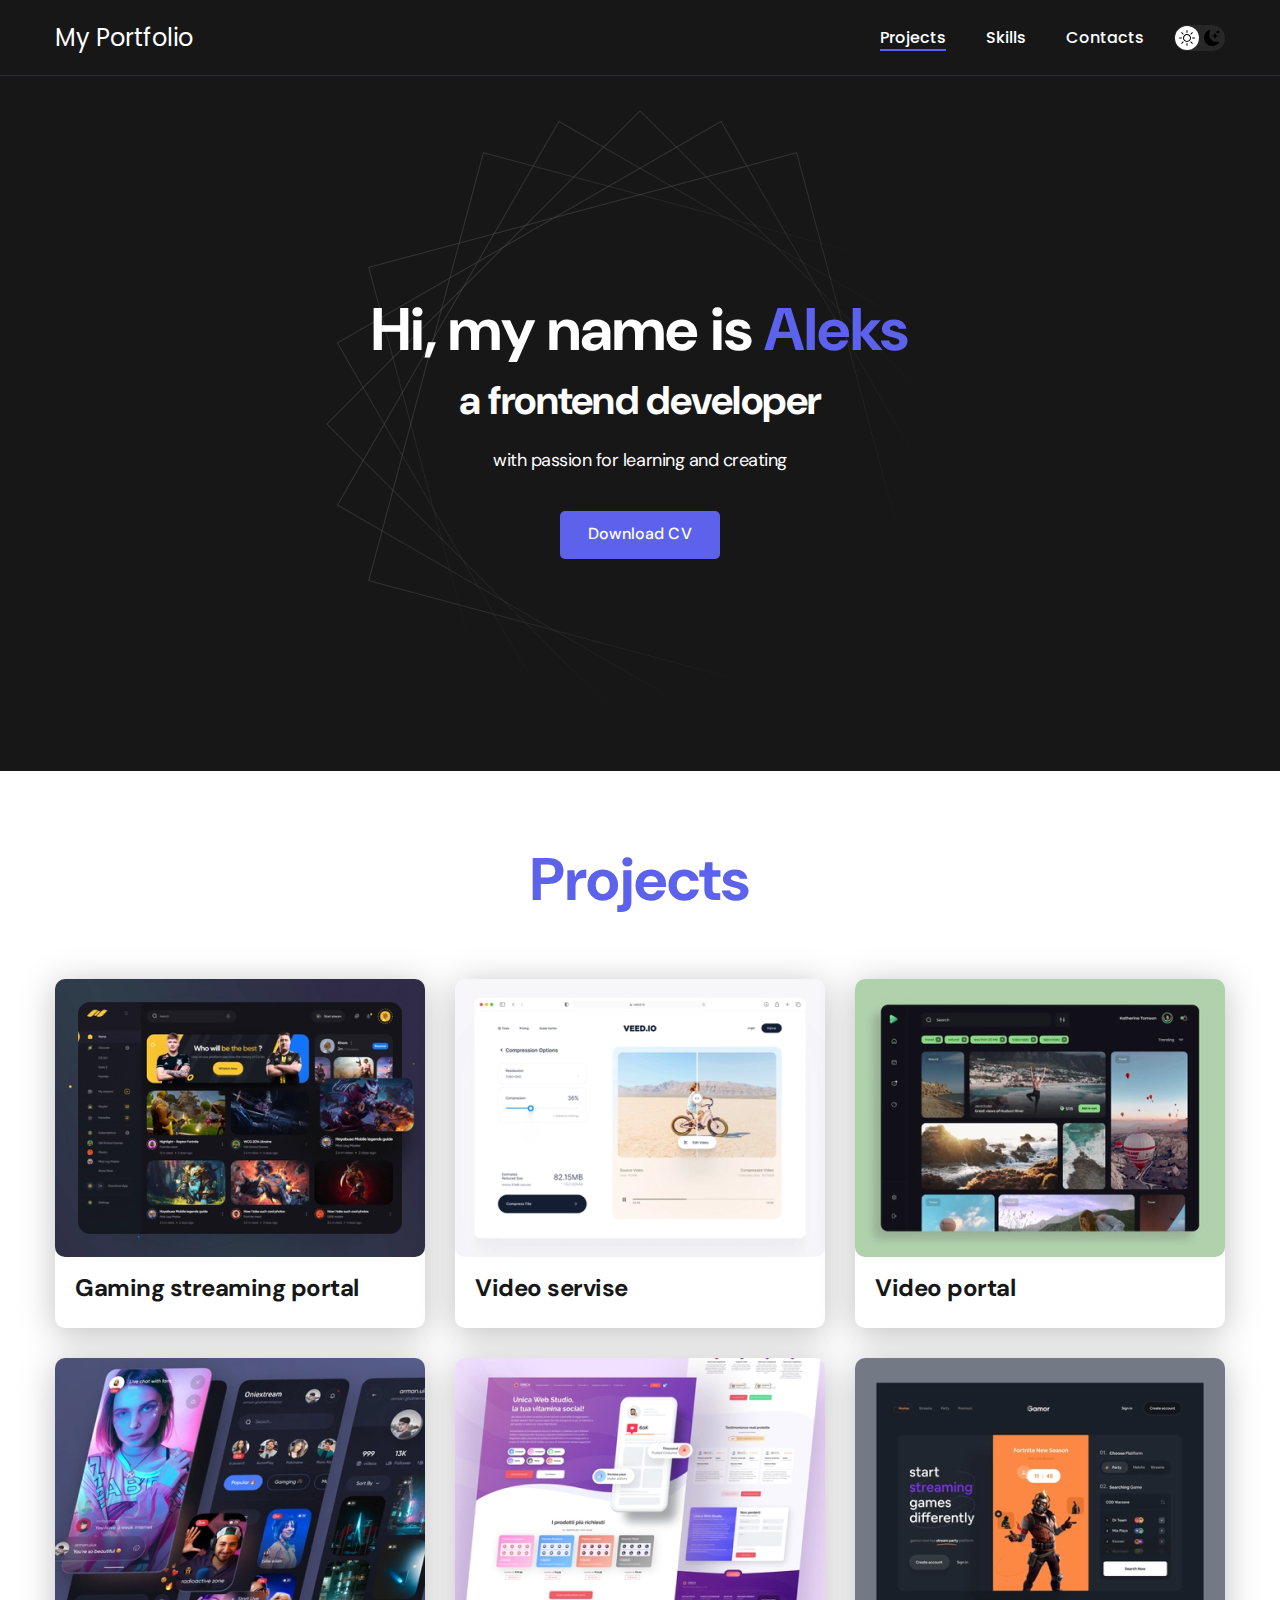
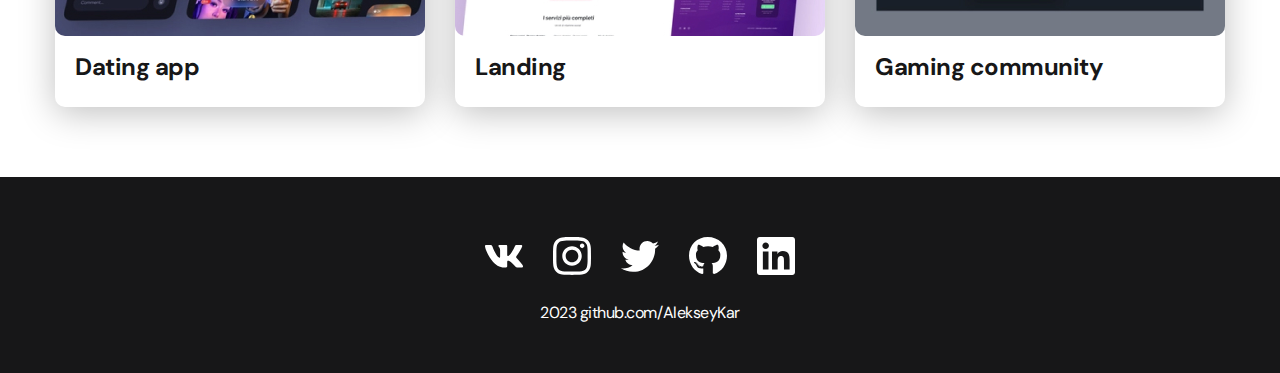
<file: index.html>
<!DOCTYPE html>
<html lang="en">

<head>
  <meta charset="UTF-8">
  <meta http-equiv="X-UA-Compatible" content="IE=edge">
  <meta name="viewport" content="width=device-width, initial-scale=1.0">
  <title>Aleks_Portfolio</title>
  <link rel="stylesheet" href="./css/main.css">
</head>

<body>
  <!-- nav -->
  <nav class="nav">
    <div class="container">
      <nav class="nav-row">
        <!-- logo -->
        <a href="./index.html" class="logo">My Portfolio</a>
        <!-- dark-light-swith -->
        <button class="dark-mode-btn">
          <img src="./img/icons/sun.svg" alt="Light mode" class="dark-mode-btn__icon">
          <img src="./img/icons/moon.svg" alt="Dark mode" class="dark-mode-btn__icon">
        </button>
        <!-- navigation -->
        <ul class="nav-list">
          <li class="nav-list__item"><a href="./index.html" class="nav-list__link nav-list__link--active">Projects</a>
          </li>
          <li class="nav-list__item"><a href="./skills.html" class="nav-list__link">Skills</a></li>
          <li class="nav-list__item"><a href="./contacts.html" class="nav-list__link">Contacts</a></li>
        </ul>
      </nav>
    </div>
  </nav>

  <!-- header -->
  <header class="header">
    <div class="header__wrapper">
      <h1 class="header__title">
        <strong>Hi, my name is <em>Aleks</em></strong><br>
        a frontend developer
      </h1>
      <div class="header__text">
        <p>with passion for learning and creating</p>
      </div>
      <a href="https://www.linkedin.com/in/aleks-kar/" class="btn" target="_blank">Download CV</a>
    </div>
  </header>

  <!-- section -->
  <main class="section">
    <div class="container">
      <h2 class="title-1">Projects</h2>
      <!-- cards -->
      <ul class="projects">
        <li class="project">
          <a href="./project-page.html" class="projects__link">
            <img class="project__img" src="./img/projects/01.jpg" alt="pro-1">
            <h3 class="project__title">Gaming streaming portal</h3>
          </a>
        </li>

        <li class="project">
          <a href="./project-page.html" class="projects__link">
            <img class="project__img" src="./img/projects/02.jpg" alt="pro-2">
            <h3 class="project__title">Video servise</h3>
          </a>
        </li>

        <li class="project">
          <a href="./project-page.html" class="projects__link">
            <img class="project__img" src="./img/projects/03.jpg" alt="pro-3">
            <h3 class="project__title">Video portal</h3>
          </a>
        </li>

        <li class="project">
          <a href="./project.html" class="projects__link">
            <img class="project__img" src="./img/projects/04.jpg" alt="pro-4">
            <h3 class="project__title">Dating app</h3>
          </a>
        </li>

        <li class="project">
          <a href="./project.html" class="projects__link">
            <img class="project__img" src="./img/projects/05.jpg" alt="pro-5">
            <h3 class="project__title">Landing</h3>
          </a>
        </li>

        <li class="project">
          <a href="./project.html" class="projects__link">
            <img class="project__img" src="./img/projects/06.jpg" alt="pro-6">
            <h3 class="project__title">Gaming community</h3>
          </a>
        </li>
      </ul>
    </div>
  </main>

  <!-- footer -->
  <footer class="footer">
    <div class="container">
      <div class="footer__wrapper">
        <!-- icons-links -->
        <ul class="social">
          <li class="social__item">
            <a href="#!"><img src="./img/icons/vk.svg" alt="VK_Link"></a>            
          </li>

          <li class="social__item">
            <a href="#!"><img src="./img/icons/instagram.svg" alt="Inst_Link"></a>
          </li>

          <li class="social__item">
            <a href="#!"><img src="./img/icons/twitter.svg" alt="Twit_Link"></a>
          </li>

          <li class="social__item">
            <a href="#!"><img src="./img/icons/gitHub.svg" alt="Git_Link"></a>
          </li>

          <li class="social__item">
            <a href="#!"><img src="./img/icons/linkedIn.svg" alt="Linked_Link"></a>
          </li>
        </ul>
        
        <div class="copyright">
          <p> 2023 github.com/AlekseyKar </p>
        </div>
      </div>
    </div>
  </footer>

  <script src="./js/main.js"></script>
</body>

</html>
</file>
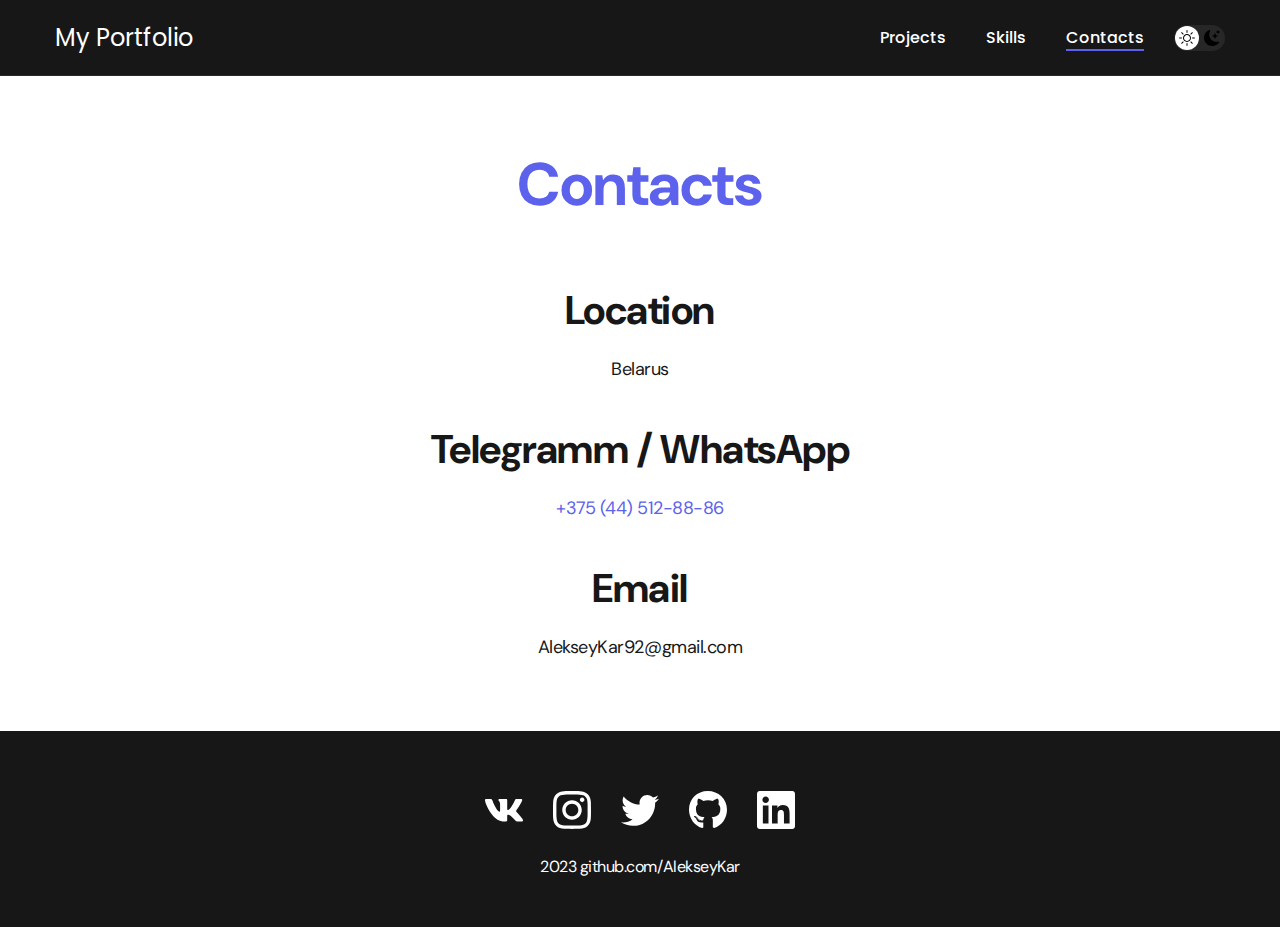
<file: contacts.html>
<!DOCTYPE html>
<html lang="en">

<head>
  <meta charset="UTF-8">
  <meta http-equiv="X-UA-Compatible" content="IE=edge">
  <meta name="viewport" content="width=device-width, initial-scale=1.0">
  <title>Aleks_Portfolio</title>
  <link rel="stylesheet" href="./css/main.css">
</head>

<body>
  <!-- nav -->
  <nav class="nav">
    <div class="container">
      <nav class="nav-row">
        <a href="./index.html" class="logo">My Portfolio</a>
        <!-- dark-light-swith -->
        <button class="dark-mode-btn">
          <img src="./img/icons/sun.svg" alt="Light mode" class="dark-mode-btn__icon">
          <img src="./img/icons/moon.svg" alt="Dark mode" class="dark-mode-btn__icon">
        </button>
        <!-- navigation -->
        <ul class="nav-list">
          <li class="nav-list__item"><a href="./index.html" class="nav-list__link">Projects</a>
          </li>
          <li class="nav-list__item"><a href="./skills.html" class="nav-list__link">Skills</a></li>
          <li class="nav-list__item"><a href="./contacts.html" class="nav-list__link nav-list__link--active">Contacts</a></li>
        </ul>
      </nav>
    </div>
  </nav>
  <!-- section-01 -->
  <main class="section">
    <div class="container">
      <h1 class="title-1">Contacts</h1>
      <!-- content -->
      <ul class="content-list">
        <li class="content-list__item">
          <h2 class="title-2">Location</h2>
          <p>Belarus</p>
        </li>
        <li class="content-list__item">
            <h2 class="title-2">Telegramm / WhatsApp</h2>
            <p><a href="tel:+375445128886">+375 (44) 512-88-86</a></p>
        </li>
        <li class="content-list__item">
            <h2 class="title-2">Email</h2>
            <p><a href="mailto:alekseykar92@gmail.com"></a> AlekseyKar92@gmail.com</p>
        </li>
      </ul>

    </div>
  </main>
  <!-- footer -->
  <footer class="footer">
    <div class="container">
      <div class="footer__wrapper">
        <!-- icons-links -->
        <ul class="social">
          <li class="social__item">
            <a href="#!"><img src="./img/icons/vk.svg" alt="VK_Link"></a>            
          </li>

          <li class="social__item">
            <a href="#!"><img src="./img/icons/instagram.svg" alt="Inst_Link"></a>
          </li>

          <li class="social__item">
            <a href="#!"><img src="./img/icons/twitter.svg" alt="Twit_Link"></a>
          </li>

          <li class="social__item">
            <a href="#!"><img src="./img/icons/gitHub.svg" alt="Git_Link"></a>
          </li>

          <li class="social__item">
            <a href=https://www.linkedin.com/in/aleks-kar/" target="_blank">
              <img src="./img/icons/linkedIn.svg" alt="Linked_Link">
            </a>
          </li>
        </ul>
        
        <div class="copyright">
          <p> 2023 github.com/AlekseyKar </p>
        </div>
      </div>
    </div>
  </footer>

  <script src="./js/main.js"></script>
</body>

</html>
</file>
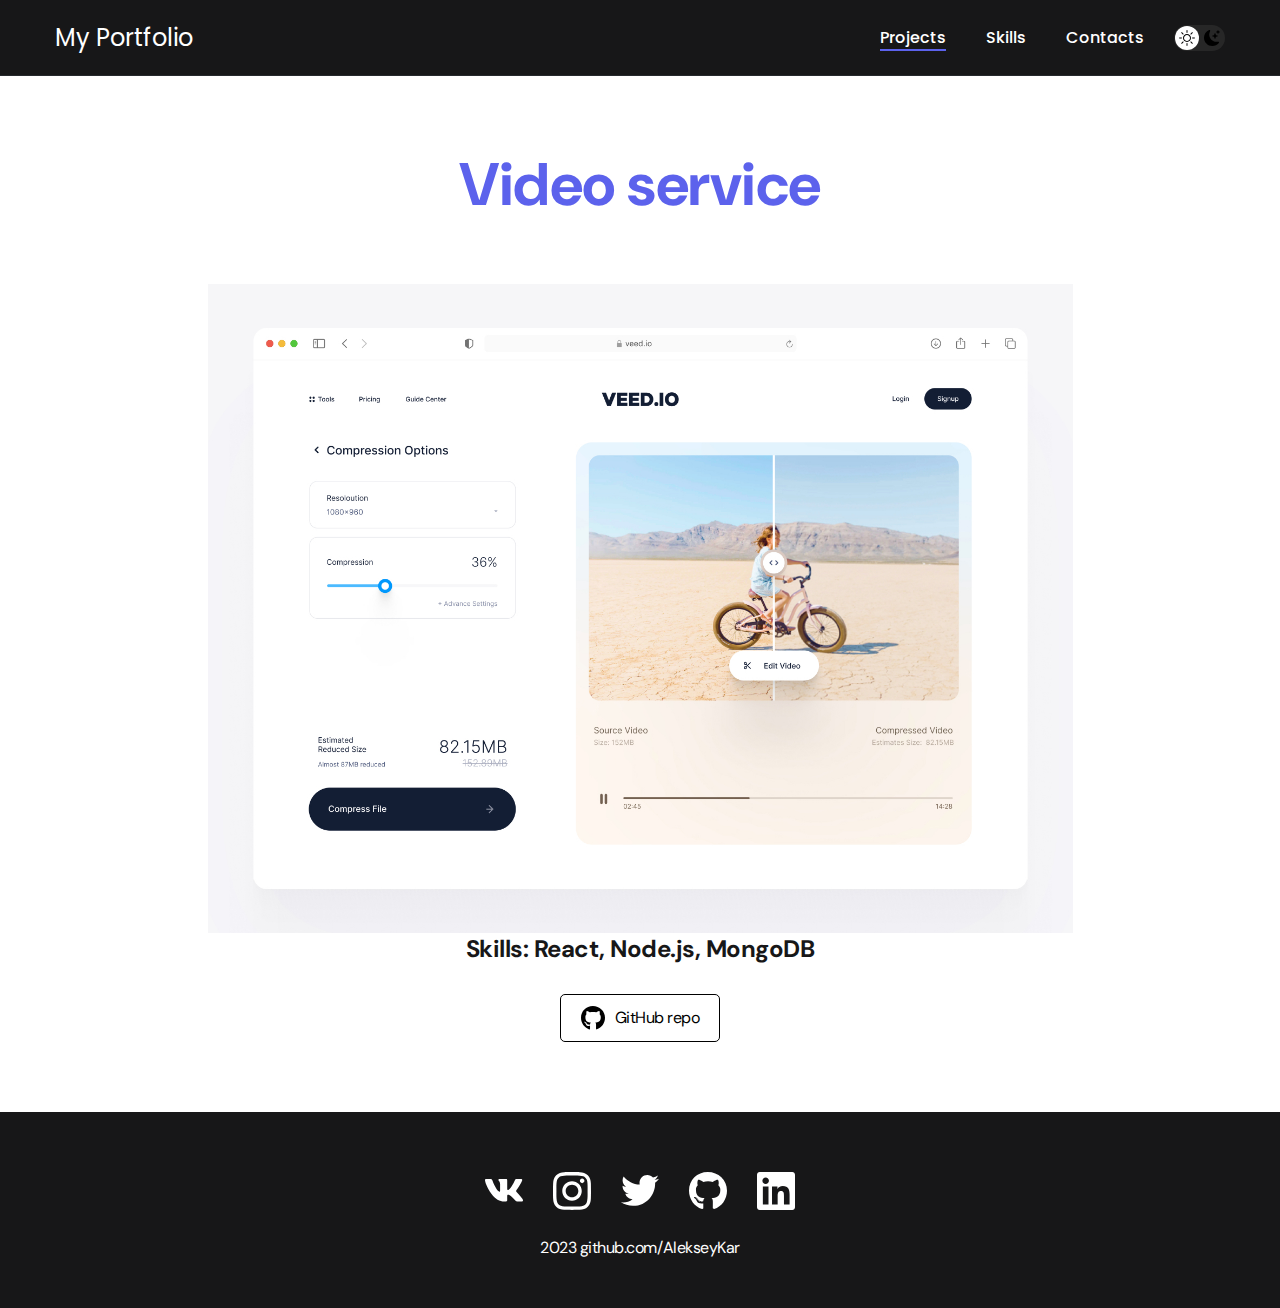
<file: project-page.html>
<!DOCTYPE html>
<html lang="en">

<head>
  <meta charset="UTF-8">
  <meta http-equiv="X-UA-Compatible" content="IE=edge">
  <meta name="viewport" content="width=device-width, initial-scale=1.0">
  <title>Aleks_Portfolio</title>
  <link rel="stylesheet" href="./css/main.css">
</head>

<body>
  <!-- nav -->
  <nav class="nav">
    <div class="container">
      <nav class="nav-row">
        <a href="./index.html" class="logo">My Portfolio</a>
        <!-- dark-light-swith -->
        <button class="dark-mode-btn">
          <img src="./img/icons/sun.svg" alt="Light mode" class="dark-mode-btn__icon">
          <img src="./img/icons/moon.svg" alt="Dark mode" class="dark-mode-btn__icon">
        </button>
        <!-- navigation -->
        <ul class="nav-list">
          <li class="nav-list__item"><a href="./index.html" class="nav-list__link nav-list__link--active">Projects</a>
          </li>
          <li class="nav-list__item"><a href="./skills.html" class="nav-list__link">Skills</a></li>
          <li class="nav-list__item"><a href="./contacts.html" class="nav-list__link">Contacts</a></li>
        </ul>
      </nav>
    </div>
  </nav>
  <!-- section-01 -->
  <main class="section">
    <div class="container">
      <!-- big-proj-card -->
      <div class="project-details">
        <h1 class="title-1">Video service</h1>
        <img src="./img/projects/02-big.jpg" alt="Big-img-02" class="project-details__img">
        <!-- descrip -->
        <div class="project-details__desc">
          <p>Skills: React, Node.js, MongoDB</p>
        </div>
        <a href="#!" class="btn-outline"><img src="./img/icons/gitHub-black.svg" alt="git-icon">GitHub repo
        </a>
      </div>      
    </div>
  </main>
  <!-- footer -->
  <footer class="footer">
    <div class="container">
      <div class="footer__wrapper">
        <!-- icons-links -->
        <ul class="social">
          <li class="social__item">
            <a href="#!"><img src="./img/icons/vk.svg" alt="VK_Link"></a>            
          </li>

          <li class="social__item">
            <a href="#!"><img src="./img/icons/instagram.svg" alt="Inst_Link"></a>
          </li>

          <li class="social__item">
            <a href="#!"><img src="./img/icons/twitter.svg" alt="Twit_Link"></a>
          </li>

          <li class="social__item">
            <a href="#!"><img src="./img/icons/gitHub.svg" alt="Git_Link"></a>
          </li>

          <li class="social__item">
            <a href="https://www.linkedin.com/in/aleks-kar/" target="_blank">
              <img src="./img/icons/linkedIn.svg" alt="Linked_Link">
            </a>
          </li>
        </ul>
        
        <div class="copyright">
          <p> 2023 github.com/AlekseyKar </p>
        </div>
      </div>
    </div>
  </footer>

  <script src="./js/main.js"></script>
</body>

</html>
</file>
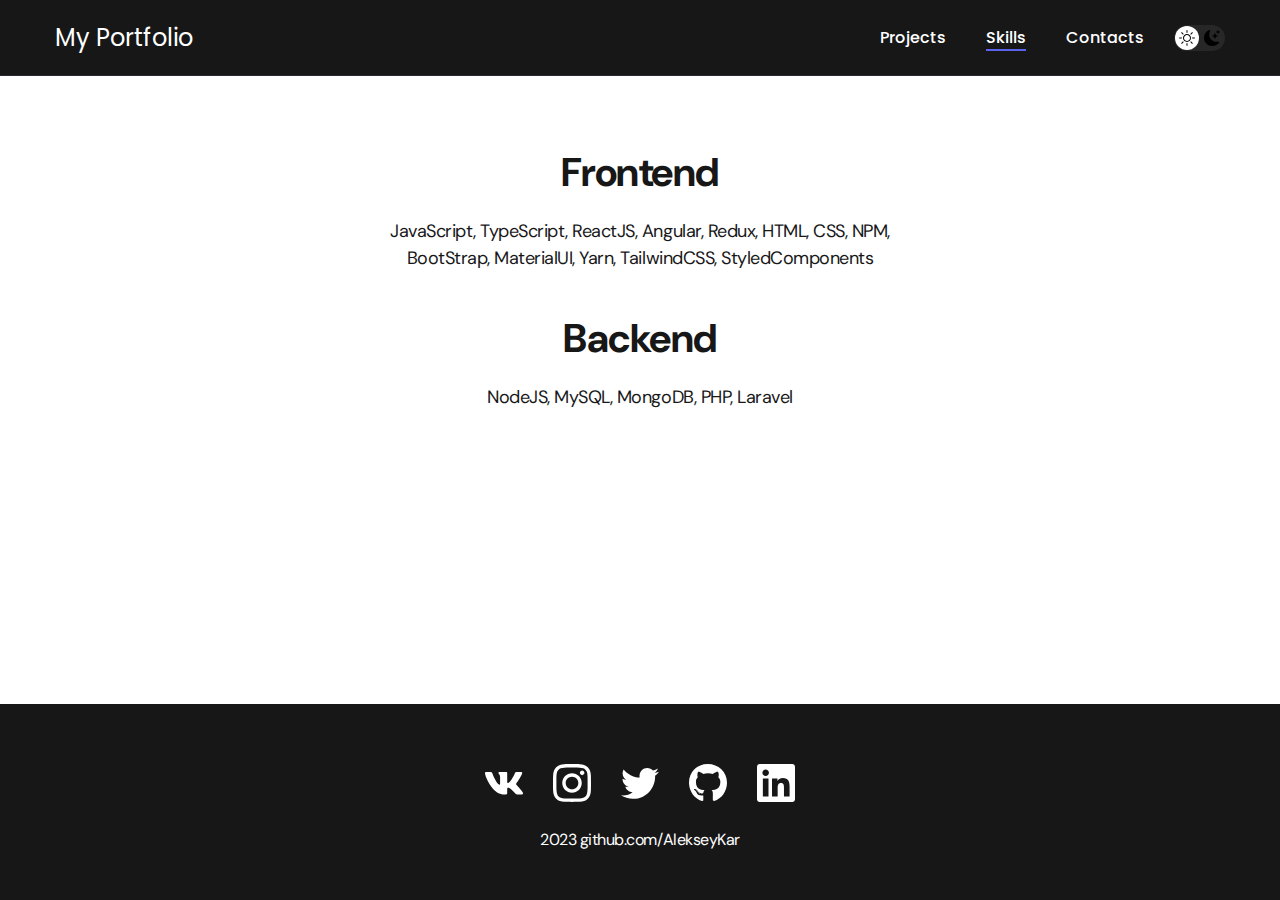
<file: skills.html>
<!DOCTYPE html>
<html lang="en">

<head>
  <meta charset="UTF-8">
  <meta http-equiv="X-UA-Compatible" content="IE=edge">
  <meta name="viewport" content="width=device-width, initial-scale=1.0">
  <title>Aleks_Portfolio</title>
  <link rel="stylesheet" href="./css/main.css">
</head>

<body>
  <!-- nav -->
  <nav class="nav">
    <div class="container">
      <nav class="nav-row">
        <a href="./index.html" class="logo">My Portfolio</a>
        <!-- dark-light-swith -->
        <button class="dark-mode-btn">
          <img src="./img/icons/sun.svg" alt="Light mode" class="dark-mode-btn__icon">
          <img src="./img/icons/moon.svg" alt="Dark mode" class="dark-mode-btn__icon">
        </button>
        <!-- navigation -->
        <ul class="nav-list">
          <li class="nav-list__item"><a href="./index.html" class="nav-list__link">Projects</a>
          </li>
          <li class="nav-list__item"><a href="./skills.html" class="nav-list__link nav-list__link--active">Skills</a></li>
          <li class="nav-list__item"><a href="./contacts.html" class="nav-list__link">Contacts</a></li>
        </ul>
      </nav>
    </div>
  </nav>
  <!-- section-01 -->
  <main class="section">
    <div class="container">
      <ul class="content-list">
        <li class="content-list__item">
            <h2 class="title-2">Frontend</h2>
            <p>JavaScript, TypeScript, ReactJS, Angular, Redux, HTML, CSS, NPM, BootStrap, MaterialUI, Yarn, TailwindCSS, StyledComponents</p>
        </li>
        <li class="content-list__item">
            <h2 class="title-2">Backend</h2>
            <p>NodeJS, MySQL, MongoDB, PHP, Laravel</p>
        </li>
    </ul>
    </div>
  </main>
  <!-- footer -->
  <footer class="footer">
    <div class="container">
      <div class="footer__wrapper">
        <!-- icons-links -->
        <ul class="social">
          <li class="social__item">
            <a href="#!"><img src="./img/icons/vk.svg" alt="VK_Link"></a>            
          </li>

          <li class="social__item">
            <a href="#!"><img src="./img/icons/instagram.svg" alt="Inst_Link"></a>
          </li>

          <li class="social__item">
            <a href="#!"><img src="./img/icons/twitter.svg" alt="Twit_Link"></a>
          </li>

          <li class="social__item">
            <a href="#!"><img src="./img/icons/gitHub.svg" alt="Git_Link"></a>
          </li>

          <li class="social__item">
            <a href="https://www.linkedin.com/in/aleks-kar/" target="_blank">
              <img src="./img/icons/linkedIn.svg" alt="Linked_Link">
            </a>
          </li>
        </ul>
        
        <div class="copyright">
          <p> 2023 github.com/AlekseyKar </p>
        </div>
      </div>
    </div>
  </footer>

  <script src="./js/main.js"></script>
</body>

</html>
</file>
<file: css/main.css>
@import "./reset.css";
@import "./general.css";
@import "./darkmode.css";
@import "./nav.css";
@import "./btn.css";
@import "./header.css";
@import "./projects.css";
@import "./footer.css";
@import "./media.css";
@import "./variables.css";
@import url('https://fonts.googleapis.com/css2?family=DM+Sans:wght@400;500;700&family=Poppins:wght@400;500;700&display=swap');

/*
font-family: 'DM Sans', sans-serif;
font-family: 'Poppins', sans-serif;
*/

/* * {
    border: .063rem solid red;
} */

html, body {
    display: flex;
    flex-direction: column;
    min-height: 100vh;

    font-family: 'DM Sans', sans-serif;
    letter-spacing: -0.031rem;

    /* Light mode */
    background-color: var(--page-bg);
    color: var(--text-color);
}
</file>
